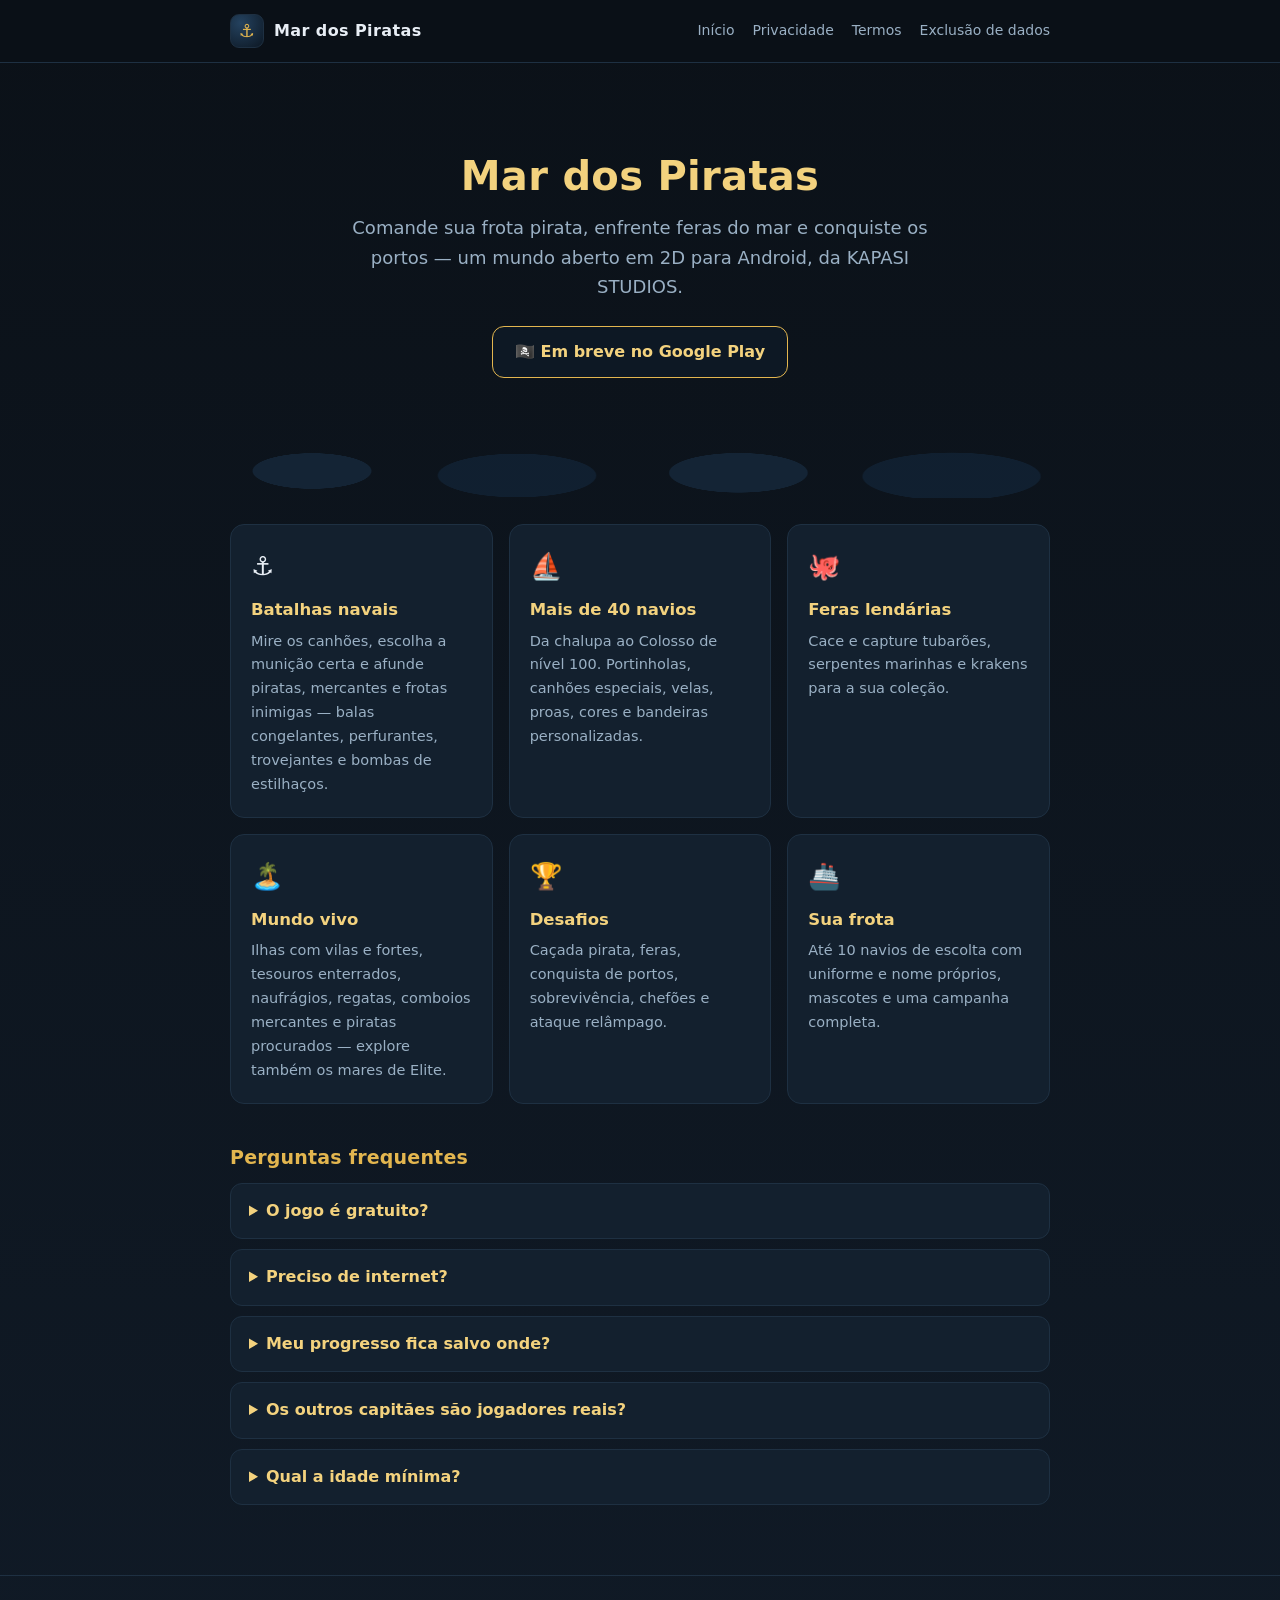
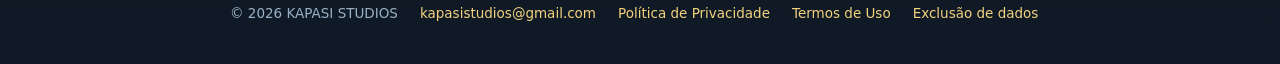
<file: index.html>
<!DOCTYPE html>
<html lang="pt-BR">
<head>
<meta charset="utf-8">
<meta name="viewport" content="width=device-width,initial-scale=1">
<title>Jogo de piratas para Android · Mar dos Piratas</title>
<meta name="description" content="Mar dos Piratas: jogo de batalhas navais e exploração em 2D para Android. Comande sua frota, cace feras lendárias e conquiste os portos.">
<link rel="stylesheet" href="estilo.css">
</head>
<body>
<header class="site"><div class="wrap">
  <a class="logo" href="index.html"><span class="anchor">⚓</span> Mar dos Piratas</a>
  <nav class="site">
    <a href="index.html">Início</a>
    <a href="privacidade.html">Privacidade</a>
    <a href="termos.html">Termos</a>
    <a href="exclusao-de-dados.html">Exclusão de dados</a>
  </nav>
</div></header>
<main><div class="wrap">

<div class="hero">
  <h1>Mar dos Piratas</h1>
  <p class="tag">Comande sua frota pirata, enfrente feras do mar e conquiste os portos — um mundo aberto em 2D para Android, da KAPASI STUDIOS.</p>
  <a class="badge" href="#" aria-disabled="true">🏴‍☠️ Em breve no Google Play</a>
</div>
<div class="waves" aria-hidden="true"></div>
<div class="grid">
  <div class="feat"><div class="ico">⚓</div><h3>Batalhas navais</h3><p>Mire os canhões, escolha a munição certa e afunde piratas, mercantes e frotas inimigas — balas congelantes, perfurantes, trovejantes e bombas de estilhaços.</p></div>
  <div class="feat"><div class="ico">⛵</div><h3>Mais de 40 navios</h3><p>Da chalupa ao Colosso de nível 100. Portinholas, canhões especiais, velas, proas, cores e bandeiras personalizadas.</p></div>
  <div class="feat"><div class="ico">🐙</div><h3>Feras lendárias</h3><p>Cace e capture tubarões, serpentes marinhas e krakens para a sua coleção.</p></div>
  <div class="feat"><div class="ico">🏝️</div><h3>Mundo vivo</h3><p>Ilhas com vilas e fortes, tesouros enterrados, naufrágios, regatas, comboios mercantes e piratas procurados — explore também os mares de Elite.</p></div>
  <div class="feat"><div class="ico">🏆</div><h3>Desafios</h3><p>Caçada pirata, feras, conquista de portos, sobrevivência, chefões e ataque relâmpago.</p></div>
  <div class="feat"><div class="ico">🚢</div><h3>Sua frota</h3><p>Até 10 navios de escolta com uniforme e nome próprios, mascotes e uma campanha completa.</p></div>
</div>
<h2 id="faq" style="margin-top:38px">Perguntas frequentes</h2>
<div class="faq">
  <details><summary>O jogo é gratuito?</summary><p>Sim. Há compras opcionais (pérolas, VIP de 30 dias e Pacote do Corsário) e anúncios premiados que você só assiste se quiser.</p></details>
  <details><summary>Preciso de internet?</summary><p>Não — o jogo roda offline. Internet é usada apenas para anúncios e compras.</p></details>
  <details><summary>Meu progresso fica salvo onde?</summary><p>Somente no seu aparelho. Use Configurações → Backup dentro do jogo para gerar uma cópia de segurança.</p></details>
  <details><summary>Os outros capitães são jogadores reais?</summary><p>Não. Todos os capitães, frotas e feras são personagens do jogo (NPC) — não há modo online nem chat.</p></details>
  <details><summary>Qual a idade mínima?</summary><p>13 anos. Veja os <a href="termos.html">Termos de Uso</a> e a <a href="privacidade.html">Política de Privacidade</a>.</p></details>
</div>

</div></main>
<footer class="site"><div class="wrap">
  <span>© 2026 KAPASI STUDIOS</span>
  <a href="mailto:kapasistudios@gmail.com">kapasistudios@gmail.com</a>
  <a href="privacidade.html">Política de Privacidade</a>
  <a href="termos.html">Termos de Uso</a>
  <a href="exclusao-de-dados.html">Exclusão de dados</a>
</div></footer>
</body>
</html>
</file>
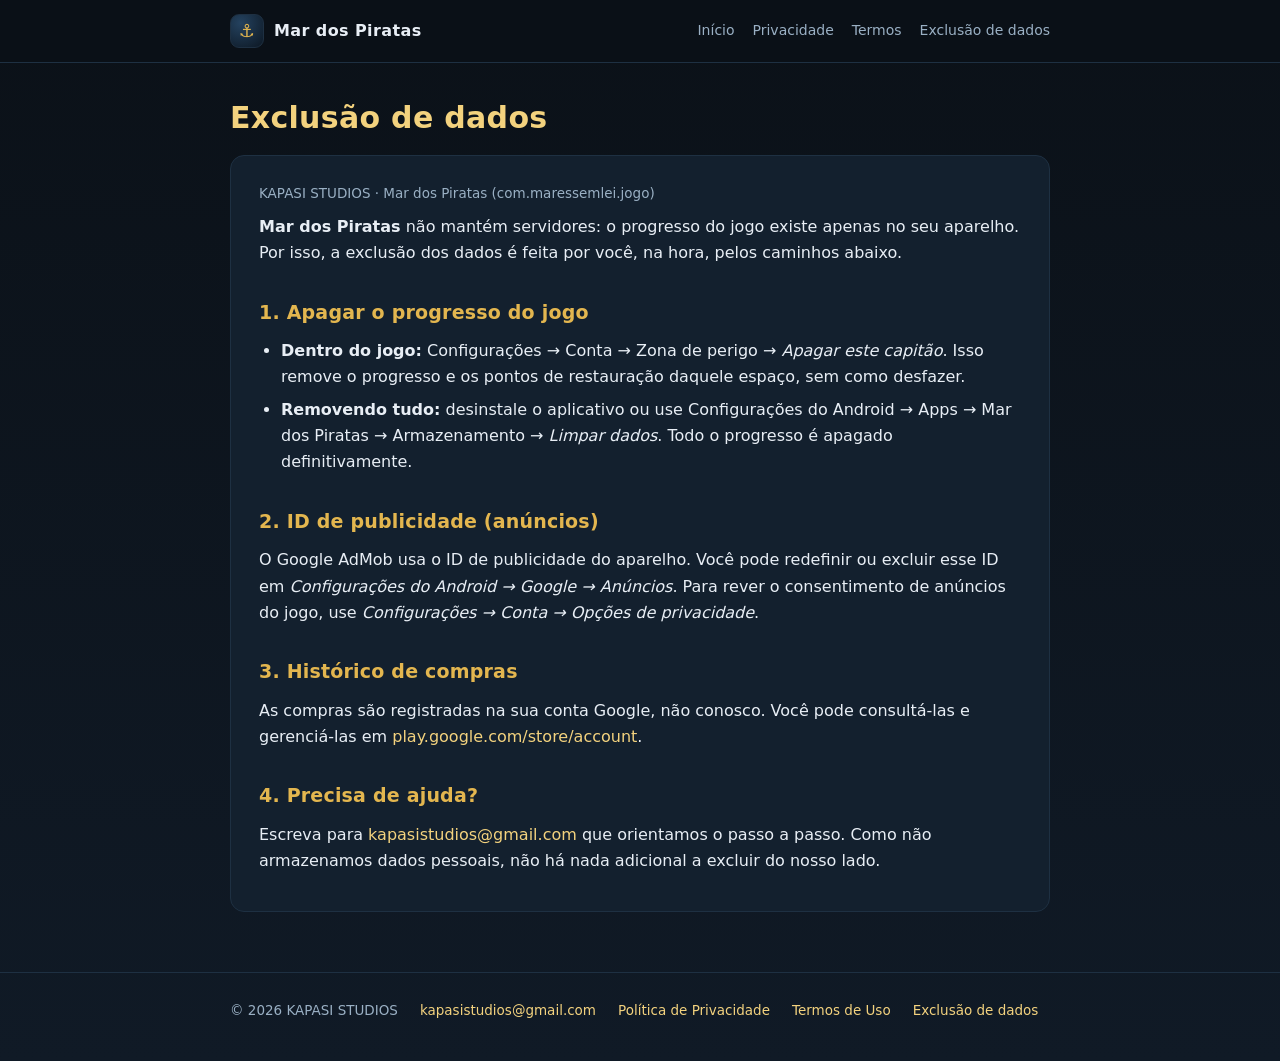
<file: exclusao-de-dados.html>
<!DOCTYPE html>
<html lang="pt-BR">
<head>
<meta charset="utf-8">
<meta name="viewport" content="width=device-width,initial-scale=1">
<title>Exclusão de dados · Mar dos Piratas</title>
<meta name="description" content="Como apagar o progresso e os dados do jogo Mar dos Piratas: exclusão no aparelho, ID de publicidade e histórico de compras.">
<link rel="stylesheet" href="estilo.css">
</head>
<body>
<header class="site"><div class="wrap">
  <a class="logo" href="index.html"><span class="anchor">⚓</span> Mar dos Piratas</a>
  <nav class="site">
    <a href="index.html">Início</a>
    <a href="privacidade.html">Privacidade</a>
    <a href="termos.html">Termos</a>
    <a href="exclusao-de-dados.html">Exclusão de dados</a>
  </nav>
</div></header>
<main><div class="wrap">
<h1>Exclusão de dados</h1>
<div class="card">
<p class="meta">KAPASI STUDIOS · Mar dos Piratas (com.maressemlei.jogo)</p>

<p><strong>Mar dos Piratas</strong> não mantém servidores: o progresso do jogo existe apenas no seu aparelho. Por isso, a exclusão dos dados é feita por você, na hora, pelos caminhos abaixo.</p>

<h2>1. Apagar o progresso do jogo</h2>
<ul>
<li><strong>Dentro do jogo:</strong> Configurações → Conta → Zona de perigo → <em>Apagar este capitão</em>. Isso remove o progresso e os pontos de restauração daquele espaço, sem como desfazer.</li>
<li><strong>Removendo tudo:</strong> desinstale o aplicativo ou use Configurações do Android → Apps → Mar dos Piratas → Armazenamento → <em>Limpar dados</em>. Todo o progresso é apagado definitivamente.</li>
</ul>

<h2>2. ID de publicidade (anúncios)</h2>
<p>O Google AdMob usa o ID de publicidade do aparelho. Você pode redefinir ou excluir esse ID em <em>Configurações do Android → Google → Anúncios</em>. Para rever o consentimento de anúncios do jogo, use <em>Configurações → Conta → Opções de privacidade</em>.</p>

<h2>3. Histórico de compras</h2>
<p>As compras são registradas na sua conta Google, não conosco. Você pode consultá-las e gerenciá-las em <a href="https://play.google.com/store/account" rel="noopener">play.google.com/store/account</a>.</p>

<h2>4. Precisa de ajuda?</h2>
<p>Escreva para <a href="mailto:kapasistudios@gmail.com">kapasistudios@gmail.com</a> que orientamos o passo a passo. Como não armazenamos dados pessoais, não há nada adicional a excluir do nosso lado.</p>

</div>
</div></main>
<footer class="site"><div class="wrap">
  <span>© 2026 KAPASI STUDIOS</span>
  <a href="mailto:kapasistudios@gmail.com">kapasistudios@gmail.com</a>
  <a href="privacidade.html">Política de Privacidade</a>
  <a href="termos.html">Termos de Uso</a>
  <a href="exclusao-de-dados.html">Exclusão de dados</a>
</div></footer>
</body>
</html>
</file>
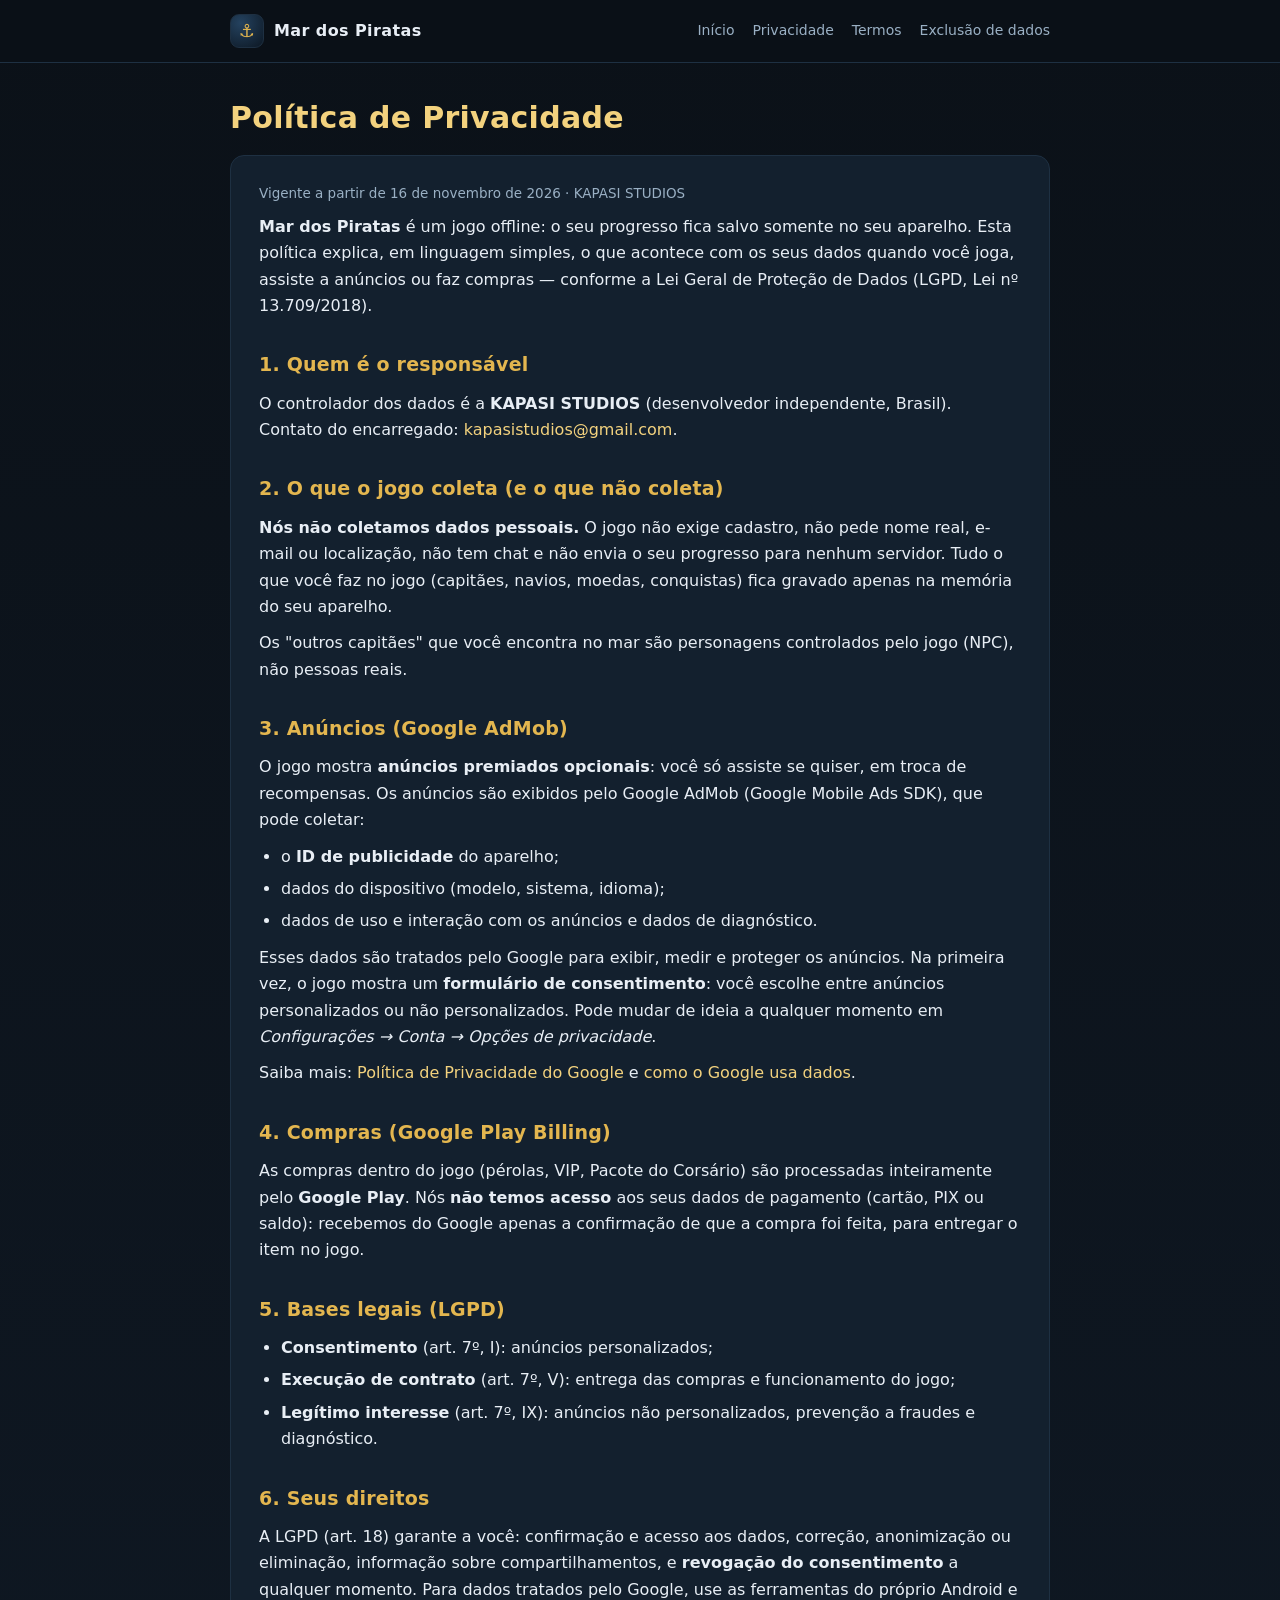
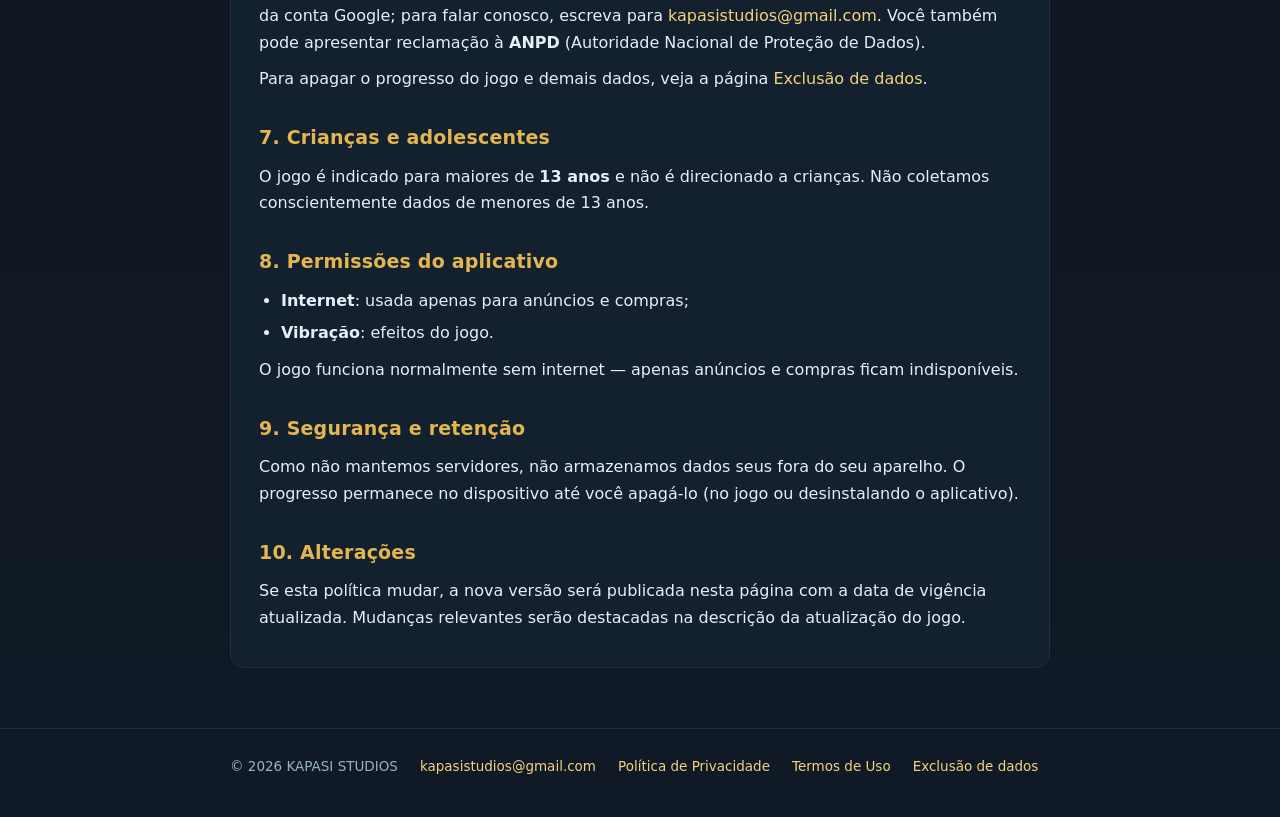
<file: privacidade.html>
<!DOCTYPE html>
<html lang="pt-BR">
<head>
<meta charset="utf-8">
<meta name="viewport" content="width=device-width,initial-scale=1">
<title>Política de Privacidade · Mar dos Piratas</title>
<meta name="description" content="Política de Privacidade do jogo Mar dos Piratas (LGPD): jogo offline, anúncios AdMob opcionais e compras pelo Google Play.">
<link rel="stylesheet" href="estilo.css">
</head>
<body>
<header class="site"><div class="wrap">
  <a class="logo" href="index.html"><span class="anchor">⚓</span> Mar dos Piratas</a>
  <nav class="site">
    <a href="index.html">Início</a>
    <a href="privacidade.html">Privacidade</a>
    <a href="termos.html">Termos</a>
    <a href="exclusao-de-dados.html">Exclusão de dados</a>
  </nav>
</div></header>
<main><div class="wrap">
<h1>Política de Privacidade</h1>
<div class="card">
<p class="meta">Vigente a partir de 16 de novembro de 2026 · KAPASI STUDIOS</p>

<p><strong>Mar dos Piratas</strong> é um jogo offline: o seu progresso fica salvo somente no seu aparelho. Esta política explica, em linguagem simples, o que acontece com os seus dados quando você joga, assiste a anúncios ou faz compras — conforme a Lei Geral de Proteção de Dados (LGPD, Lei nº 13.709/2018).</p>

<h2>1. Quem é o responsável</h2>
<p>O controlador dos dados é a <strong>KAPASI STUDIOS</strong> (desenvolvedor independente, Brasil).<br>
Contato do encarregado: <a href="mailto:kapasistudios@gmail.com">kapasistudios@gmail.com</a>.</p>

<h2>2. O que o jogo coleta (e o que não coleta)</h2>
<p><strong>Nós não coletamos dados pessoais.</strong> O jogo não exige cadastro, não pede nome real, e-mail ou localização, não tem chat e não envia o seu progresso para nenhum servidor. Tudo o que você faz no jogo (capitães, navios, moedas, conquistas) fica gravado apenas na memória do seu aparelho.</p>
<p>Os "outros capitães" que você encontra no mar são personagens controlados pelo jogo (NPC), não pessoas reais.</p>

<h2>3. Anúncios (Google AdMob)</h2>
<p>O jogo mostra <strong>anúncios premiados opcionais</strong>: você só assiste se quiser, em troca de recompensas. Os anúncios são exibidos pelo Google AdMob (Google Mobile Ads SDK), que pode coletar:</p>
<ul>
<li>o <strong>ID de publicidade</strong> do aparelho;</li>
<li>dados do dispositivo (modelo, sistema, idioma);</li>
<li>dados de uso e interação com os anúncios e dados de diagnóstico.</li>
</ul>
<p>Esses dados são tratados pelo Google para exibir, medir e proteger os anúncios. Na primeira vez, o jogo mostra um <strong>formulário de consentimento</strong>: você escolhe entre anúncios personalizados ou não personalizados. Pode mudar de ideia a qualquer momento em <em>Configurações → Conta → Opções de privacidade</em>.</p>
<p>Saiba mais: <a href="https://policies.google.com/privacy" rel="noopener">Política de Privacidade do Google</a> e <a href="https://policies.google.com/technologies/partner-sites" rel="noopener">como o Google usa dados</a>.</p>

<h2>4. Compras (Google Play Billing)</h2>
<p>As compras dentro do jogo (pérolas, VIP, Pacote do Corsário) são processadas inteiramente pelo <strong>Google Play</strong>. Nós <strong>não temos acesso</strong> aos seus dados de pagamento (cartão, PIX ou saldo): recebemos do Google apenas a confirmação de que a compra foi feita, para entregar o item no jogo.</p>

<h2>5. Bases legais (LGPD)</h2>
<ul>
<li><strong>Consentimento</strong> (art. 7º, I): anúncios personalizados;</li>
<li><strong>Execução de contrato</strong> (art. 7º, V): entrega das compras e funcionamento do jogo;</li>
<li><strong>Legítimo interesse</strong> (art. 7º, IX): anúncios não personalizados, prevenção a fraudes e diagnóstico.</li>
</ul>

<h2>6. Seus direitos</h2>
<p>A LGPD (art. 18) garante a você: confirmação e acesso aos dados, correção, anonimização ou eliminação, informação sobre compartilhamentos, e <strong>revogação do consentimento</strong> a qualquer momento. Para dados tratados pelo Google, use as ferramentas do próprio Android e da conta Google; para falar conosco, escreva para <a href="mailto:kapasistudios@gmail.com">kapasistudios@gmail.com</a>. Você também pode apresentar reclamação à <strong>ANPD</strong> (Autoridade Nacional de Proteção de Dados).</p>
<p>Para apagar o progresso do jogo e demais dados, veja a página <a href="exclusao-de-dados.html">Exclusão de dados</a>.</p>

<h2>7. Crianças e adolescentes</h2>
<p>O jogo é indicado para maiores de <strong>13 anos</strong> e não é direcionado a crianças. Não coletamos conscientemente dados de menores de 13 anos.</p>

<h2>8. Permissões do aplicativo</h2>
<ul>
<li><strong>Internet</strong>: usada apenas para anúncios e compras;</li>
<li><strong>Vibração</strong>: efeitos do jogo. </li>
</ul>
<p>O jogo funciona normalmente sem internet — apenas anúncios e compras ficam indisponíveis.</p>

<h2>9. Segurança e retenção</h2>
<p>Como não mantemos servidores, não armazenamos dados seus fora do seu aparelho. O progresso permanece no dispositivo até você apagá-lo (no jogo ou desinstalando o aplicativo).</p>

<h2>10. Alterações</h2>
<p>Se esta política mudar, a nova versão será publicada nesta página com a data de vigência atualizada. Mudanças relevantes serão destacadas na descrição da atualização do jogo.</p>

</div>
</div></main>
<footer class="site"><div class="wrap">
  <span>© 2026 KAPASI STUDIOS</span>
  <a href="mailto:kapasistudios@gmail.com">kapasistudios@gmail.com</a>
  <a href="privacidade.html">Política de Privacidade</a>
  <a href="termos.html">Termos de Uso</a>
  <a href="exclusao-de-dados.html">Exclusão de dados</a>
</div></footer>
</body>
</html>
</file>
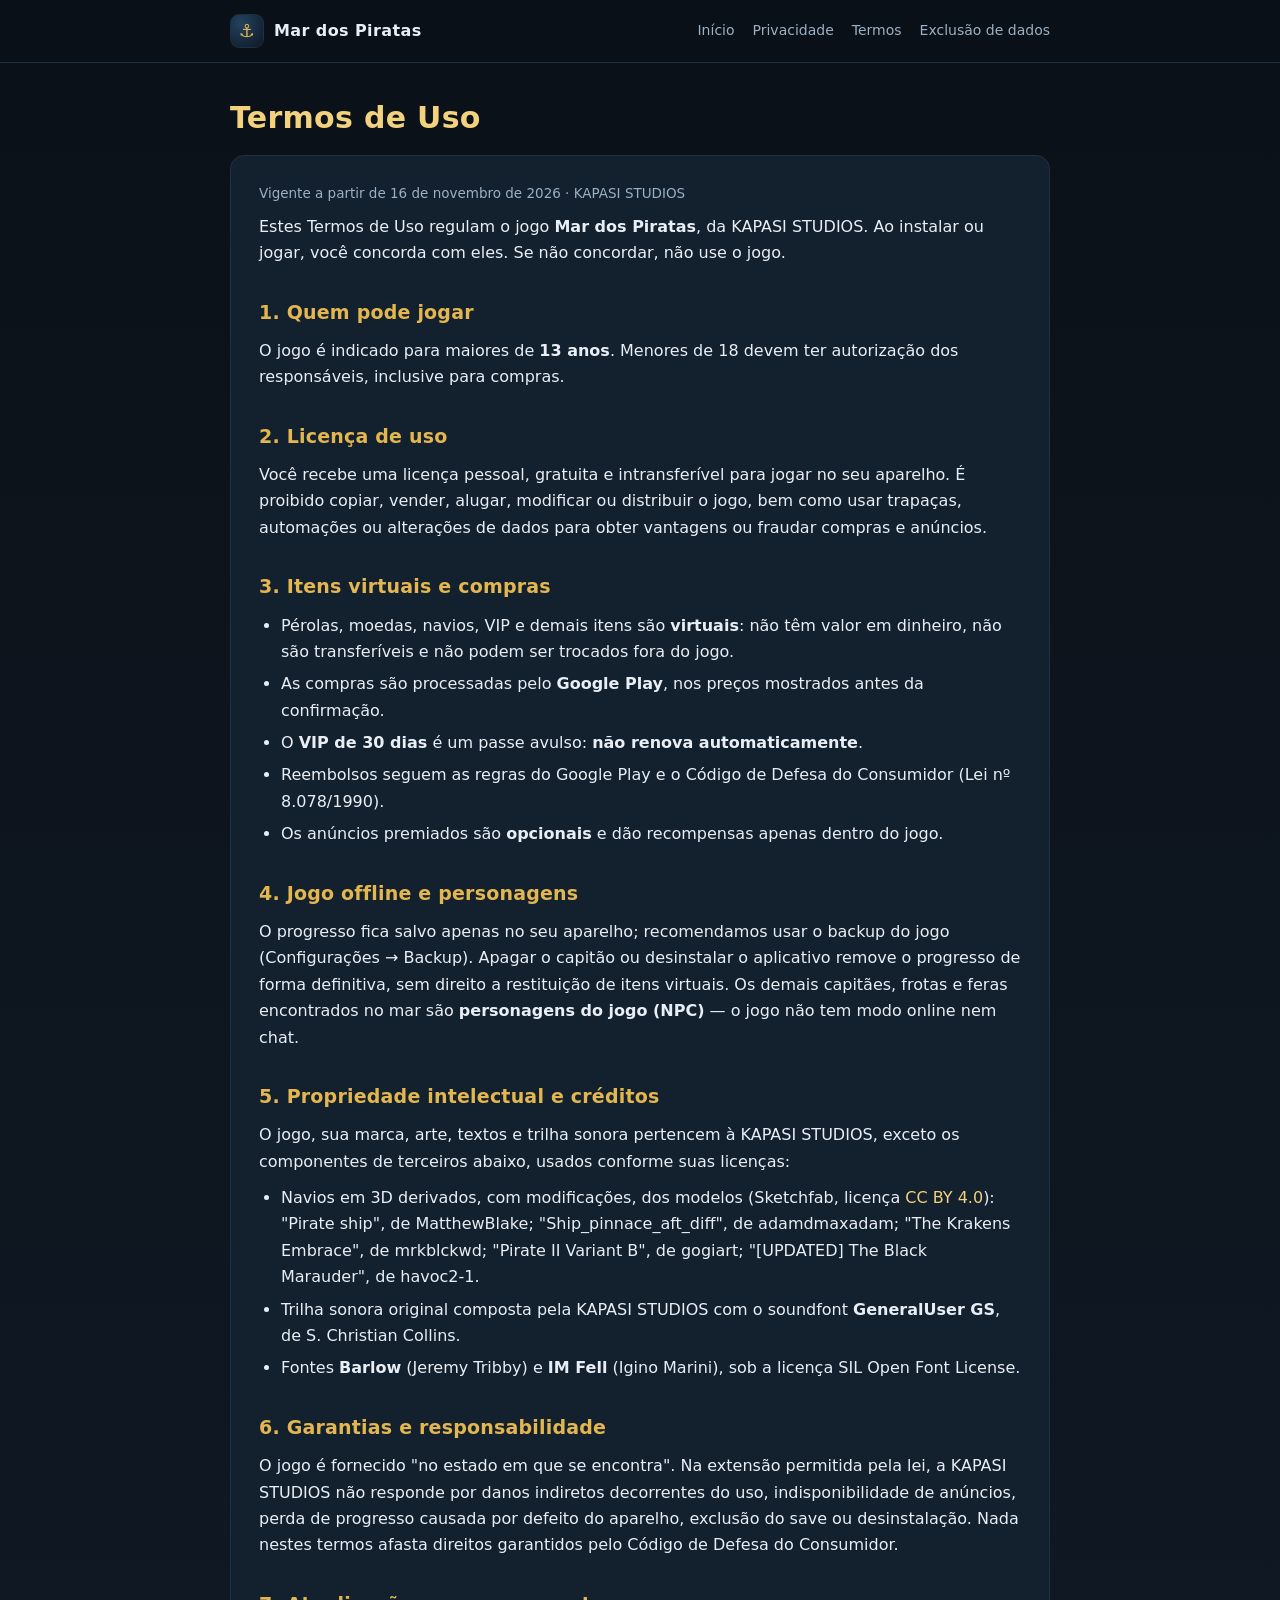
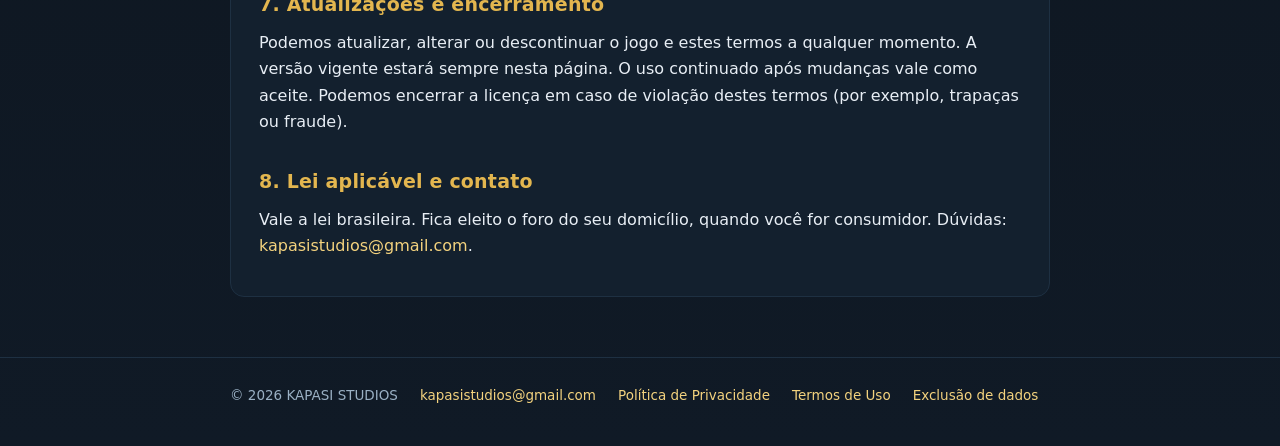
<file: termos.html>
<!DOCTYPE html>
<html lang="pt-BR">
<head>
<meta charset="utf-8">
<meta name="viewport" content="width=device-width,initial-scale=1">
<title>Termos de Uso · Mar dos Piratas</title>
<meta name="description" content="Termos de Uso do jogo Mar dos Piratas: itens virtuais, compras pelo Google Play, VIP sem renovação automática e créditos.">
<link rel="stylesheet" href="estilo.css">
</head>
<body>
<header class="site"><div class="wrap">
  <a class="logo" href="index.html"><span class="anchor">⚓</span> Mar dos Piratas</a>
  <nav class="site">
    <a href="index.html">Início</a>
    <a href="privacidade.html">Privacidade</a>
    <a href="termos.html">Termos</a>
    <a href="exclusao-de-dados.html">Exclusão de dados</a>
  </nav>
</div></header>
<main><div class="wrap">
<h1>Termos de Uso</h1>
<div class="card">
<p class="meta">Vigente a partir de 16 de novembro de 2026 · KAPASI STUDIOS</p>

<p>Estes Termos de Uso regulam o jogo <strong>Mar dos Piratas</strong>, da KAPASI STUDIOS. Ao instalar ou jogar, você concorda com eles. Se não concordar, não use o jogo.</p>

<h2>1. Quem pode jogar</h2>
<p>O jogo é indicado para maiores de <strong>13 anos</strong>. Menores de 18 devem ter autorização dos responsáveis, inclusive para compras.</p>

<h2>2. Licença de uso</h2>
<p>Você recebe uma licença pessoal, gratuita e intransferível para jogar no seu aparelho. É proibido copiar, vender, alugar, modificar ou distribuir o jogo, bem como usar trapaças, automações ou alterações de dados para obter vantagens ou fraudar compras e anúncios.</p>

<h2>3. Itens virtuais e compras</h2>
<ul>
<li>Pérolas, moedas, navios, VIP e demais itens são <strong>virtuais</strong>: não têm valor em dinheiro, não são transferíveis e não podem ser trocados fora do jogo.</li>
<li>As compras são processadas pelo <strong>Google Play</strong>, nos preços mostrados antes da confirmação.</li>
<li>O <strong>VIP de 30 dias</strong> é um passe avulso: <strong>não renova automaticamente</strong>.</li>
<li>Reembolsos seguem as regras do Google Play e o Código de Defesa do Consumidor (Lei nº 8.078/1990).</li>
<li>Os anúncios premiados são <strong>opcionais</strong> e dão recompensas apenas dentro do jogo.</li>
</ul>

<h2>4. Jogo offline e personagens</h2>
<p>O progresso fica salvo apenas no seu aparelho; recomendamos usar o backup do jogo (Configurações → Backup). Apagar o capitão ou desinstalar o aplicativo remove o progresso de forma definitiva, sem direito a restituição de itens virtuais. Os demais capitães, frotas e feras encontrados no mar são <strong>personagens do jogo (NPC)</strong> — o jogo não tem modo online nem chat.</p>

<h2>5. Propriedade intelectual e créditos</h2>
<p>O jogo, sua marca, arte, textos e trilha sonora pertencem à KAPASI STUDIOS, exceto os componentes de terceiros abaixo, usados conforme suas licenças:</p>
<ul>
<li>Navios em 3D derivados, com modificações, dos modelos (Sketchfab, licença <a href="https://creativecommons.org/licenses/by/4.0/deed.pt-br" rel="noopener">CC BY 4.0</a>): "Pirate ship", de MatthewBlake; "Ship_pinnace_aft_diff", de adamdmaxadam; "The Krakens Embrace", de mrkblckwd; "Pirate II Variant B", de gogiart; "[UPDATED] The Black Marauder", de havoc2-1.</li>
<li>Trilha sonora original composta pela KAPASI STUDIOS com o soundfont <strong>GeneralUser GS</strong>, de S. Christian Collins.</li>
<li>Fontes <strong>Barlow</strong> (Jeremy Tribby) e <strong>IM Fell</strong> (Igino Marini), sob a licença SIL Open Font License.</li>
</ul>

<h2>6. Garantias e responsabilidade</h2>
<p>O jogo é fornecido "no estado em que se encontra". Na extensão permitida pela lei, a KAPASI STUDIOS não responde por danos indiretos decorrentes do uso, indisponibilidade de anúncios, perda de progresso causada por defeito do aparelho, exclusão do save ou desinstalação. Nada nestes termos afasta direitos garantidos pelo Código de Defesa do Consumidor.</p>

<h2>7. Atualizações e encerramento</h2>
<p>Podemos atualizar, alterar ou descontinuar o jogo e estes termos a qualquer momento. A versão vigente estará sempre nesta página. O uso continuado após mudanças vale como aceite. Podemos encerrar a licença em caso de violação destes termos (por exemplo, trapaças ou fraude).</p>

<h2>8. Lei aplicável e contato</h2>
<p>Vale a lei brasileira. Fica eleito o foro do seu domicílio, quando você for consumidor. Dúvidas: <a href="mailto:kapasistudios@gmail.com">kapasistudios@gmail.com</a>.</p>

</div>
</div></main>
<footer class="site"><div class="wrap">
  <span>© 2026 KAPASI STUDIOS</span>
  <a href="mailto:kapasistudios@gmail.com">kapasistudios@gmail.com</a>
  <a href="privacidade.html">Política de Privacidade</a>
  <a href="termos.html">Termos de Uso</a>
  <a href="exclusao-de-dados.html">Exclusão de dados</a>
</div></footer>
</body>
</html>
</file>
<file: estilo.css>
:root{
  --bg:#0b1118;--bg2:#101a26;--card:#13202e;--line:#1e3042;
  --ink:#e8eef5;--mut:#9ab0c4;--gold:#e3b64f;--gold2:#f3d27e;
}
*{box-sizing:border-box}
html{scroll-behavior:smooth}
body{margin:0;background:linear-gradient(180deg,var(--bg) 0%,var(--bg2) 100%);color:var(--ink);
  font:16px/1.65 "Segoe UI",system-ui,-apple-system,Roboto,Arial,sans-serif;min-height:100vh}
a{color:var(--gold2);text-decoration:none}
a:hover{text-decoration:underline}
.wrap{max-width:860px;margin:0 auto;padding:0 20px}
header.site{border-bottom:1px solid var(--line);background:rgba(11,17,24,.85);backdrop-filter:blur(6px);position:sticky;top:0;z-index:5}
header.site .wrap{display:flex;align-items:center;gap:14px;padding:14px 20px}
.logo{display:flex;align-items:center;gap:10px;font-weight:700;letter-spacing:.4px;color:var(--ink)}
.logo .anchor{width:34px;height:34px;border-radius:9px;background:radial-gradient(circle at 30% 25%,#24425f,#0d1824);border:1px solid var(--line);display:grid;place-items:center;color:var(--gold);font-size:18px}
nav.site{margin-left:auto;display:flex;gap:18px;flex-wrap:wrap}
nav.site a{color:var(--mut);font-size:14px}
nav.site a:hover{color:var(--gold2);text-decoration:none}
main{padding:36px 0 60px}
h1{font-size:30px;line-height:1.25;margin:0 0 6px;color:var(--gold2);letter-spacing:.3px}
h2{font-size:19px;margin:30px 0 8px;color:var(--gold);letter-spacing:.2px}
p{margin:10px 0}
ul{margin:10px 0;padding-left:22px}
li{margin:6px 0}
.meta{color:var(--mut);font-size:13.5px;margin-top:0}
.card{background:var(--card);border:1px solid var(--line);border-radius:14px;padding:26px 28px;margin-top:18px}
kbd,code{background:#0d1824;border:1px solid var(--line);border-radius:6px;padding:1px 7px;font-size:14px}
footer.site{border-top:1px solid var(--line);padding:26px 0 40px;color:var(--mut);font-size:13.5px}
footer.site .wrap{display:flex;flex-wrap:wrap;gap:8px 22px}
.hero{text-align:center;padding:52px 0 30px}
.hero h1{font-size:40px}
.hero p.tag{font-size:18px;color:var(--mut);max-width:620px;margin:12px auto 24px}
.badge{display:inline-flex;align-items:center;gap:10px;background:#0d1824;border:1px solid var(--gold);color:var(--gold2);
  border-radius:12px;padding:12px 22px;font-weight:600}
.badge:hover{background:#15273a;text-decoration:none}
.grid{display:grid;grid-template-columns:repeat(auto-fit,minmax(240px,1fr));gap:16px;margin-top:26px}
.feat{background:var(--card);border:1px solid var(--line);border-radius:14px;padding:20px}
.feat h3{margin:0 0 6px;color:var(--gold2);font-size:16.5px}
.feat p{margin:0;color:var(--mut);font-size:14.5px}
.feat .ico{font-size:26px;margin-bottom:8px}
.waves{height:90px;background:
  radial-gradient(60px 18px at 10% 70%, #16293c 98%,transparent),
  radial-gradient(80px 22px at 35% 75%, #122335 98%,transparent),
  radial-gradient(70px 20px at 62% 72%, #16293c 98%,transparent),
  radial-gradient(90px 24px at 88% 76%, #122335 98%,transparent);
  opacity:.8}
.faq details{background:var(--card);border:1px solid var(--line);border-radius:12px;padding:14px 18px;margin:10px 0}
.faq summary{cursor:pointer;color:var(--gold2);font-weight:600}
.faq p{color:var(--mut)}
@media (max-width:560px){.hero h1{font-size:30px}h1{font-size:25px}.card{padding:20px}}
</file>
